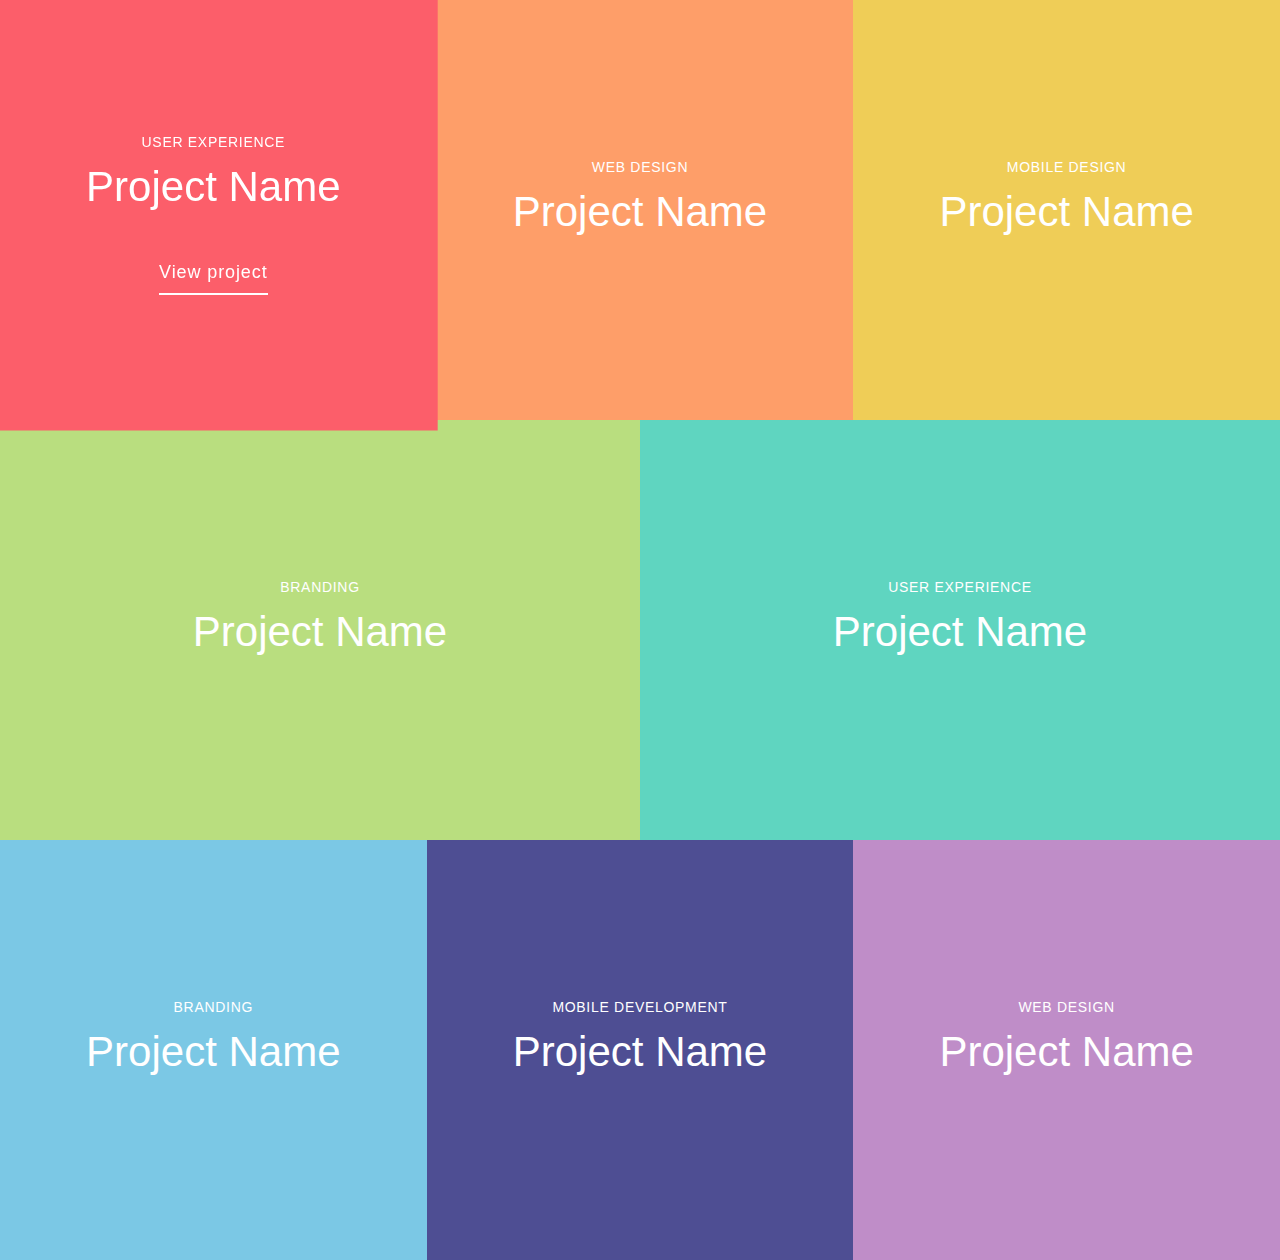
<file: index.html>
<!DOCTYPE html>
<html>
  <head>
    <title>Expanded Grid</title>
    <link rel="stylesheet" type="text/css" href="./css/bootstrap.min.css">
    <link href="css/styles.css" media="all" rel="stylesheet">
    <script src="./js/modernizr.min.js"></script>
    <meta content="width=device-width, initial-scale=1.0, maximum-scale=1.0, user-scalable=no" name="viewport">
  </head>
  <body>
    <ul class="grid clearfix">
      <li class="col-sm-4 item-1">
        <div class="item-bg"></div>
        <div class="item-name">
          <div class="item-name-inner">
            <h1>
              <small>User Experience</small><b>Project Name</b>
            </h1>
            <p>
              View project
            </p>
          </div>
        </div>
        <div class="item-overlay">
          <span class="close">&times;</span>
          <div class="item-content">         
          <h2>
            Project Name
          </h2>
          <p>
            Lorem ipsum dolor sit amet, consectetuer adipiscing elit. Phasellus hendrerit. Pellentesque aliquet nibh nec urna. In nisi neque, aliquet vel, dapibus id, mattis vel, nisi. Sed pretium, ligula sollicitudin laoreet viverra, tortor libero sodales leo, eget blandit nunc tortor eu nibh. Nullam mollis. Ut justo. Suspendisse potenti.
          </p>
          <div class="image">
            <img src="images/device-outlines.png">
          </div>
          <p>
            Sed egestas, ante et vulputate volutpat, eros pede semper est, vitae luctus metus libero eu augue. Morbi purus libero, faucibus adipiscing, commodo quis, gravida id, est. Sed lectus. Praesent elementum hendrerit tortor. Sed semper lorem at felis. Vestibulum volutpat, lacus a ultrices sagittis, mi neque euismod dui, eu pulvinar nunc sapien ornare nisl. Phasellus pede arcu, dapibus eu, fermentum et, dapibus sed, urna.
          </p>
          <p>
            Morbi interdum mollis sapien. Sed ac risus. Phasellus lacinia, magna a ullamcorper laoreet, lectus arcu pulvinar risus, vitae facilisis libero dolor a purus. Sed vel lacus. Mauris nibh felis, adipiscing varius, adipiscing in, lacinia vel, tellus. Suspendisse ac urna. Etiam pellentesque mauris ut lectus. Nunc tellus ante, mattis eget, gravida vitae, ultricies ac, leo. Integer leo pede, ornare a, lacinia eu, vulputate vel, nisl.
          </p>
          </div>
        </div>
      </li>
      <li class="col-sm-4 item-2">
        <div class="item-bg"></div>
        <div class="item-name">
          <div class="item-name-inner">
            <h1>
              <small>Web Design</small><b>Project Name</b>
            </h1>
            <p>
              View project
            </p>
          </div>
        </div>
        <div class="item-overlay">
          <span class="close">&times;</span>
          <div class="item-content">
            <h2>
              Project Name
            </h2>
            <p>
              Lorem ipsum dolor sit amet, consectetuer adipiscing elit. Phasellus hendrerit. Pellentesque aliquet nibh nec urna. In nisi neque, aliquet vel, dapibus id, mattis vel, nisi. Sed pretium, ligula sollicitudin laoreet viverra, tortor libero sodales leo, eget blandit nunc tortor eu nibh. Nullam mollis. Ut justo. Suspendisse potenti.
            </p>
            <div class="image">
              <img src="images/device-outlines.png">
            </div>
            <p>
              Sed egestas, ante et vulputate volutpat, eros pede semper est, vitae luctus metus libero eu augue. Morbi purus libero, faucibus adipiscing, commodo quis, gravida id, est. Sed lectus. Praesent elementum hendrerit tortor. Sed semper lorem at felis. Vestibulum volutpat, lacus a ultrices sagittis, mi neque euismod dui, eu pulvinar nunc sapien ornare nisl. Phasellus pede arcu, dapibus eu, fermentum et, dapibus sed, urna.
            </p>
            <p>
              Morbi interdum mollis sapien. Sed ac risus. Phasellus lacinia, magna a ullamcorper laoreet, lectus arcu pulvinar risus, vitae facilisis libero dolor a purus. Sed vel lacus. Mauris nibh felis, adipiscing varius, adipiscing in, lacinia vel, tellus. Suspendisse ac urna. Etiam pellentesque mauris ut lectus. Nunc tellus ante, mattis eget, gravida vitae, ultricies ac, leo. Integer leo pede, ornare a, lacinia eu, vulputate vel, nisl.
            </p>
          </div>
        </div>
      </li>
      <li class="col-sm-4 item-3">
        <div class="item-bg"></div>
        <div class="item-name">
          <div class="item-name-inner">
            <h1>
              <small>Mobile Design</small><b>Project Name</b>
            </h1>
            <p>
              View project
            </p>
          </div>
        </div>
        <div class="item-overlay">
          <span class="close">&times;</span>
          <div class="item-content">
            <h2>
              Project Name
            </h2>
            <p>
              Lorem ipsum dolor sit amet, consectetuer adipiscing elit. Phasellus hendrerit. Pellentesque aliquet nibh nec urna. In nisi neque, aliquet vel, dapibus id, mattis vel, nisi. Sed pretium, ligula sollicitudin laoreet viverra, tortor libero sodales leo, eget blandit nunc tortor eu nibh. Nullam mollis. Ut justo. Suspendisse potenti.
            </p>
            <div class="image">
              <img src="images/device-outlines.png">
            </div>
            <p>
              Sed egestas, ante et vulputate volutpat, eros pede semper est, vitae luctus metus libero eu augue. Morbi purus libero, faucibus adipiscing, commodo quis, gravida id, est. Sed lectus. Praesent elementum hendrerit tortor. Sed semper lorem at felis. Vestibulum volutpat, lacus a ultrices sagittis, mi neque euismod dui, eu pulvinar nunc sapien ornare nisl. Phasellus pede arcu, dapibus eu, fermentum et, dapibus sed, urna.
            </p>
            <p>
              Morbi interdum mollis sapien. Sed ac risus. Phasellus lacinia, magna a ullamcorper laoreet, lectus arcu pulvinar risus, vitae facilisis libero dolor a purus. Sed vel lacus. Mauris nibh felis, adipiscing varius, adipiscing in, lacinia vel, tellus. Suspendisse ac urna. Etiam pellentesque mauris ut lectus. Nunc tellus ante, mattis eget, gravida vitae, ultricies ac, leo. Integer leo pede, ornare a, lacinia eu, vulputate vel, nisl.
            </p>
          </div>
        </div>
      </li>
      <li class="col-sm-6 item-4">
        <div class="item-bg"></div>
        <div class="item-name">
          <div class="item-name-inner">
            <h1>
              <small>Branding</small><b>Project Name</b>
            </h1>
            <p>
              View project
            </p>
          </div>
        </div>
        <div class="item-overlay">
          <span class="close">&times;</span>
          <div class="item-content">
            <h2>
              Project Name
            </h2>
            <p>
              Lorem ipsum dolor sit amet, consectetuer adipiscing elit. Phasellus hendrerit. Pellentesque aliquet nibh nec urna. In nisi neque, aliquet vel, dapibus id, mattis vel, nisi. Sed pretium, ligula sollicitudin laoreet viverra, tortor libero sodales leo, eget blandit nunc tortor eu nibh. Nullam mollis. Ut justo. Suspendisse potenti.
            </p>
            <div class="image">
              <img src="images/device-outlines.png">
            </div>
            <p>
              Sed egestas, ante et vulputate volutpat, eros pede semper est, vitae luctus metus libero eu augue. Morbi purus libero, faucibus adipiscing, commodo quis, gravida id, est. Sed lectus. Praesent elementum hendrerit tortor. Sed semper lorem at felis. Vestibulum volutpat, lacus a ultrices sagittis, mi neque euismod dui, eu pulvinar nunc sapien ornare nisl. Phasellus pede arcu, dapibus eu, fermentum et, dapibus sed, urna.
            </p>
            <p>
              Morbi interdum mollis sapien. Sed ac risus. Phasellus lacinia, magna a ullamcorper laoreet, lectus arcu pulvinar risus, vitae facilisis libero dolor a purus. Sed vel lacus. Mauris nibh felis, adipiscing varius, adipiscing in, lacinia vel, tellus. Suspendisse ac urna. Etiam pellentesque mauris ut lectus. Nunc tellus ante, mattis eget, gravida vitae, ultricies ac, leo. Integer leo pede, ornare a, lacinia eu, vulputate vel, nisl.
            </p>
          </div>
        </div>
      </li>
      <li class="col-sm-6 item-5">
        <div class="item-bg"></div>
        <div class="item-name">
          <div class="item-name-inner">
            <h1>
              <small>User Experience</small><b>Project Name</b>
            </h1>
            <p>
              View project
            </p>
          </div>
        </div>
        <div class="item-overlay">
          <span class="close">&times;</span>
          <div class="item-content">
            <h2>
              Project Name
            </h2>
            <p>
              Lorem ipsum dolor sit amet, consectetuer adipiscing elit. Phasellus hendrerit. Pellentesque aliquet nibh nec urna. In nisi neque, aliquet vel, dapibus id, mattis vel, nisi. Sed pretium, ligula sollicitudin laoreet viverra, tortor libero sodales leo, eget blandit nunc tortor eu nibh. Nullam mollis. Ut justo. Suspendisse potenti.
            </p>
            <div class="image">
              <img src="images/device-outlines.png">
            </div>
            <p>
              Sed egestas, ante et vulputate volutpat, eros pede semper est, vitae luctus metus libero eu augue. Morbi purus libero, faucibus adipiscing, commodo quis, gravida id, est. Sed lectus. Praesent elementum hendrerit tortor. Sed semper lorem at felis. Vestibulum volutpat, lacus a ultrices sagittis, mi neque euismod dui, eu pulvinar nunc sapien ornare nisl. Phasellus pede arcu, dapibus eu, fermentum et, dapibus sed, urna.
            </p>
            <p>
              Morbi interdum mollis sapien. Sed ac risus. Phasellus lacinia, magna a ullamcorper laoreet, lectus arcu pulvinar risus, vitae facilisis libero dolor a purus. Sed vel lacus. Mauris nibh felis, adipiscing varius, adipiscing in, lacinia vel, tellus. Suspendisse ac urna. Etiam pellentesque mauris ut lectus. Nunc tellus ante, mattis eget, gravida vitae, ultricies ac, leo. Integer leo pede, ornare a, lacinia eu, vulputate vel, nisl.
            </p>
          </div>
        </div>
      </li>
      <li class="col-sm-4 item-6">
        <div class="item-bg"></div>
        <div class="item-name">
          <div class="item-name-inner">
            <h1>
              <small>Branding</small><b>Project Name</b>
            </h1>
            <p>
              View project
            </p>
          </div>
        </div>
        <div class="item-overlay">
          <span class="close">&times;</span>
          <div class="item-content">
            <h2>
              Project Name
            </h2>
            <p>
              Lorem ipsum dolor sit amet, consectetuer adipiscing elit. Phasellus hendrerit. Pellentesque aliquet nibh nec urna. In nisi neque, aliquet vel, dapibus id, mattis vel, nisi. Sed pretium, ligula sollicitudin laoreet viverra, tortor libero sodales leo, eget blandit nunc tortor eu nibh. Nullam mollis. Ut justo. Suspendisse potenti.
            </p>
            <div class="image">
              <img src="images/device-outlines.png">
            </div>
            <p>
              Sed egestas, ante et vulputate volutpat, eros pede semper est, vitae luctus metus libero eu augue. Morbi purus libero, faucibus adipiscing, commodo quis, gravida id, est. Sed lectus. Praesent elementum hendrerit tortor. Sed semper lorem at felis. Vestibulum volutpat, lacus a ultrices sagittis, mi neque euismod dui, eu pulvinar nunc sapien ornare nisl. Phasellus pede arcu, dapibus eu, fermentum et, dapibus sed, urna.
            </p>
            <p>
              Morbi interdum mollis sapien. Sed ac risus. Phasellus lacinia, magna a ullamcorper laoreet, lectus arcu pulvinar risus, vitae facilisis libero dolor a purus. Sed vel lacus. Mauris nibh felis, adipiscing varius, adipiscing in, lacinia vel, tellus. Suspendisse ac urna. Etiam pellentesque mauris ut lectus. Nunc tellus ante, mattis eget, gravida vitae, ultricies ac, leo. Integer leo pede, ornare a, lacinia eu, vulputate vel, nisl.
            </p>
          </div>
        </div>
      </li>
      <li class="col-sm-4 item-7">
        <div class="item-bg"></div>
        <div class="item-name">
          <div class="item-name-inner">
            <h1>
              <small>Mobile Development</small><b>Project Name</b>
            </h1>
            <p>
              View project
            </p>
          </div>
        </div>
        <div class="item-overlay">
          <span class="close">&times;</span>
          <div class="item-content">
            <h2>
              Project Name
            </h2>
            <p>
              Lorem ipsum dolor sit amet, consectetuer adipiscing elit. Phasellus hendrerit. Pellentesque aliquet nibh nec urna. In nisi neque, aliquet vel, dapibus id, mattis vel, nisi. Sed pretium, ligula sollicitudin laoreet viverra, tortor libero sodales leo, eget blandit nunc tortor eu nibh. Nullam mollis. Ut justo. Suspendisse potenti.
            </p>
            <div class="image">
              <img src="images/device-outlines.png">
            </div>
            <p>
              Sed egestas, ante et vulputate volutpat, eros pede semper est, vitae luctus metus libero eu augue. Morbi purus libero, faucibus adipiscing, commodo quis, gravida id, est. Sed lectus. Praesent elementum hendrerit tortor. Sed semper lorem at felis. Vestibulum volutpat, lacus a ultrices sagittis, mi neque euismod dui, eu pulvinar nunc sapien ornare nisl. Phasellus pede arcu, dapibus eu, fermentum et, dapibus sed, urna.
            </p>
            <p>
              Morbi interdum mollis sapien. Sed ac risus. Phasellus lacinia, magna a ullamcorper laoreet, lectus arcu pulvinar risus, vitae facilisis libero dolor a purus. Sed vel lacus. Mauris nibh felis, adipiscing varius, adipiscing in, lacinia vel, tellus. Suspendisse ac urna. Etiam pellentesque mauris ut lectus. Nunc tellus ante, mattis eget, gravida vitae, ultricies ac, leo. Integer leo pede, ornare a, lacinia eu, vulputate vel, nisl.
            </p>
          </div>
        </div>
      </li>
      <li class="col-sm-4 item-8">
        <div class="item-bg"></div>
        <div class="item-name">
          <div class="item-name-inner">
            <h1>
              <small>Web Design</small><b>Project Name</b>
            </h1>
            <p>
              View project
            </p>
          </div>
        </div>
        <div class="item-overlay">
          <span class="close">&times;</span>
          <div class="item-content">
            <h2>
              Project Name
            </h2>
            <p>
              Lorem ipsum dolor sit amet, consectetuer adipiscing elit. Phasellus hendrerit. Pellentesque aliquet nibh nec urna. In nisi neque, aliquet vel, dapibus id, mattis vel, nisi. Sed pretium, ligula sollicitudin laoreet viverra, tortor libero sodales leo, eget blandit nunc tortor eu nibh. Nullam mollis. Ut justo. Suspendisse potenti.
            </p>
            <div class="image">
              <img src="images/device-outlines.png">
            </div>
            <p>
              Sed egestas, ante et vulputate volutpat, eros pede semper est, vitae luctus metus libero eu augue. Morbi purus libero, faucibus adipiscing, commodo quis, gravida id, est. Sed lectus. Praesent elementum hendrerit tortor. Sed semper lorem at felis. Vestibulum volutpat, lacus a ultrices sagittis, mi neque euismod dui, eu pulvinar nunc sapien ornare nisl. Phasellus pede arcu, dapibus eu, fermentum et, dapibus sed, urna.
            </p>
            <p>
              Morbi interdum mollis sapien. Sed ac risus. Phasellus lacinia, magna a ullamcorper laoreet, lectus arcu pulvinar risus, vitae facilisis libero dolor a purus. Sed vel lacus. Mauris nibh felis, adipiscing varius, adipiscing in, lacinia vel, tellus. Suspendisse ac urna. Etiam pellentesque mauris ut lectus. Nunc tellus ante, mattis eget, gravida vitae, ultricies ac, leo. Integer leo pede, ornare a, lacinia eu, vulputate vel, nisl.
            </p>
          </div>
        </div>
      </li>
    </ul>
    <!-- // <script src="https://code.jquery.com/jquery-1.10.2.min.js"></script> -->
    <script src="js/jquery-2.1.3.min.js"></script>
    <script src="js/plugin.js"></script>
    <script src="js/main.js"></script>


  </body>
</html>
</file>
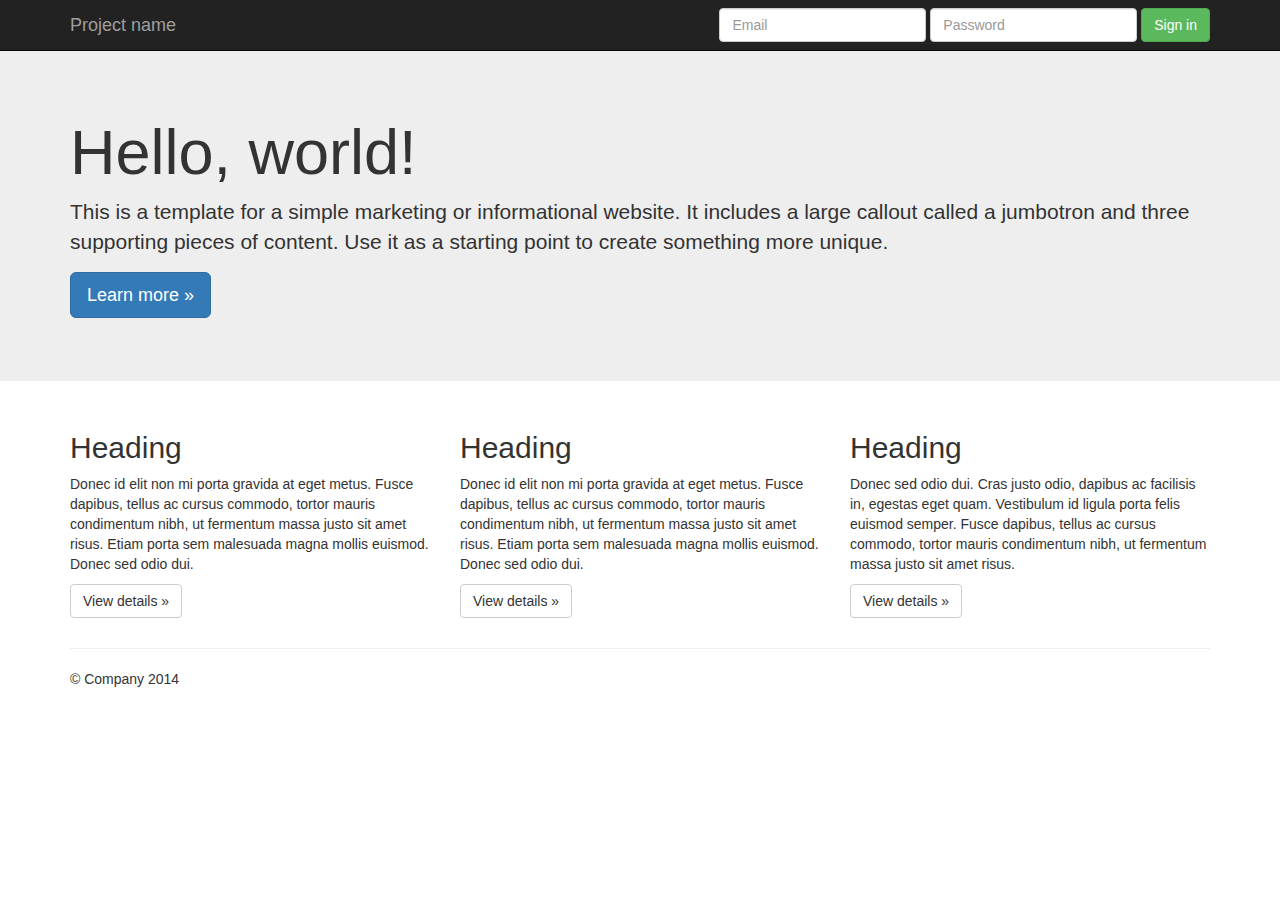
<file: bootstrap.html>
<!DOCTYPE html>
<html lang="en">
  <head>
    <meta charset="utf-8">
    <meta http-equiv="X-UA-Compatible" content="IE=edge">
    <meta name="viewport" content="width=device-width, initial-scale=1">
    <meta name="description" content="">
    <meta name="author" content="">
    <link rel="icon" href="./images/favicon.ico">

    <title>Jumbotron Template for Bootstrap</title>

    <!-- Bootstrap core CSS -->
    <link href="./css/bootstrap.min.css" rel="stylesheet">

    <!-- Custom styles for this template -->
    <link href="./css/jumbotron.css" rel="stylesheet">
  </head>

  <body>

    <nav class="navbar navbar-inverse navbar-fixed-top">
      <div class="container">
        <div class="navbar-header">
          <button type="button" class="navbar-toggle collapsed" data-toggle="collapse" data-target="#navbar" aria-expanded="false" aria-controls="navbar">
            <span class="sr-only">Toggle navigation</span>
            <span class="icon-bar"></span>
            <span class="icon-bar"></span>
            <span class="icon-bar"></span>
          </button>
          <a class="navbar-brand" href="#">Project name</a>
        </div>
        <div id="navbar" class="navbar-collapse collapse">
          <form class="navbar-form navbar-right">
            <div class="form-group">
              <input type="text" placeholder="Email" class="form-control">
            </div>
            <div class="form-group">
              <input type="password" placeholder="Password" class="form-control">
            </div>
            <button type="submit" class="btn btn-success">Sign in</button>
          </form>
        </div><!--/.navbar-collapse -->
      </div>
    </nav>

    <!-- Main jumbotron for a primary marketing message or call to action -->
    <div class="jumbotron">
      <div class="container">
        <h1>Hello, world!</h1>
        <p>This is a template for a simple marketing or informational website. It includes a large callout called a jumbotron and three supporting pieces of content. Use it as a starting point to create something more unique.</p>
        <p><a class="btn btn-primary btn-lg" href="#" role="button">Learn more &raquo;</a></p>
      </div>
    </div>

    <div class="container">
      <!-- Example row of columns -->
      <div class="row">
        <div class="col-md-4">
          <h2>Heading</h2>
          <p>Donec id elit non mi porta gravida at eget metus. Fusce dapibus, tellus ac cursus commodo, tortor mauris condimentum nibh, ut fermentum massa justo sit amet risus. Etiam porta sem malesuada magna mollis euismod. Donec sed odio dui. </p>
          <p><a class="btn btn-default" href="#" role="button">View details &raquo;</a></p>
        </div>
        <div class="col-md-4">
          <h2>Heading</h2>
          <p>Donec id elit non mi porta gravida at eget metus. Fusce dapibus, tellus ac cursus commodo, tortor mauris condimentum nibh, ut fermentum massa justo sit amet risus. Etiam porta sem malesuada magna mollis euismod. Donec sed odio dui. </p>
          <p><a class="btn btn-default" href="#" role="button">View details &raquo;</a></p>
       </div>
        <div class="col-md-4">
          <h2>Heading</h2>
          <p>Donec sed odio dui. Cras justo odio, dapibus ac facilisis in, egestas eget quam. Vestibulum id ligula porta felis euismod semper. Fusce dapibus, tellus ac cursus commodo, tortor mauris condimentum nibh, ut fermentum massa justo sit amet risus.</p>
          <p><a class="btn btn-default" href="#" role="button">View details &raquo;</a></p>
        </div>
      </div>

      <hr>

      <footer>
        <p>&copy; Company 2014</p>
      </footer>
    </div> <!-- /container -->


    <script src="./js/jquery-2.1.3.min.js"></script>
    <script src="./js/bootstrap.min.js"></script>
  </body>
</html>
</file>
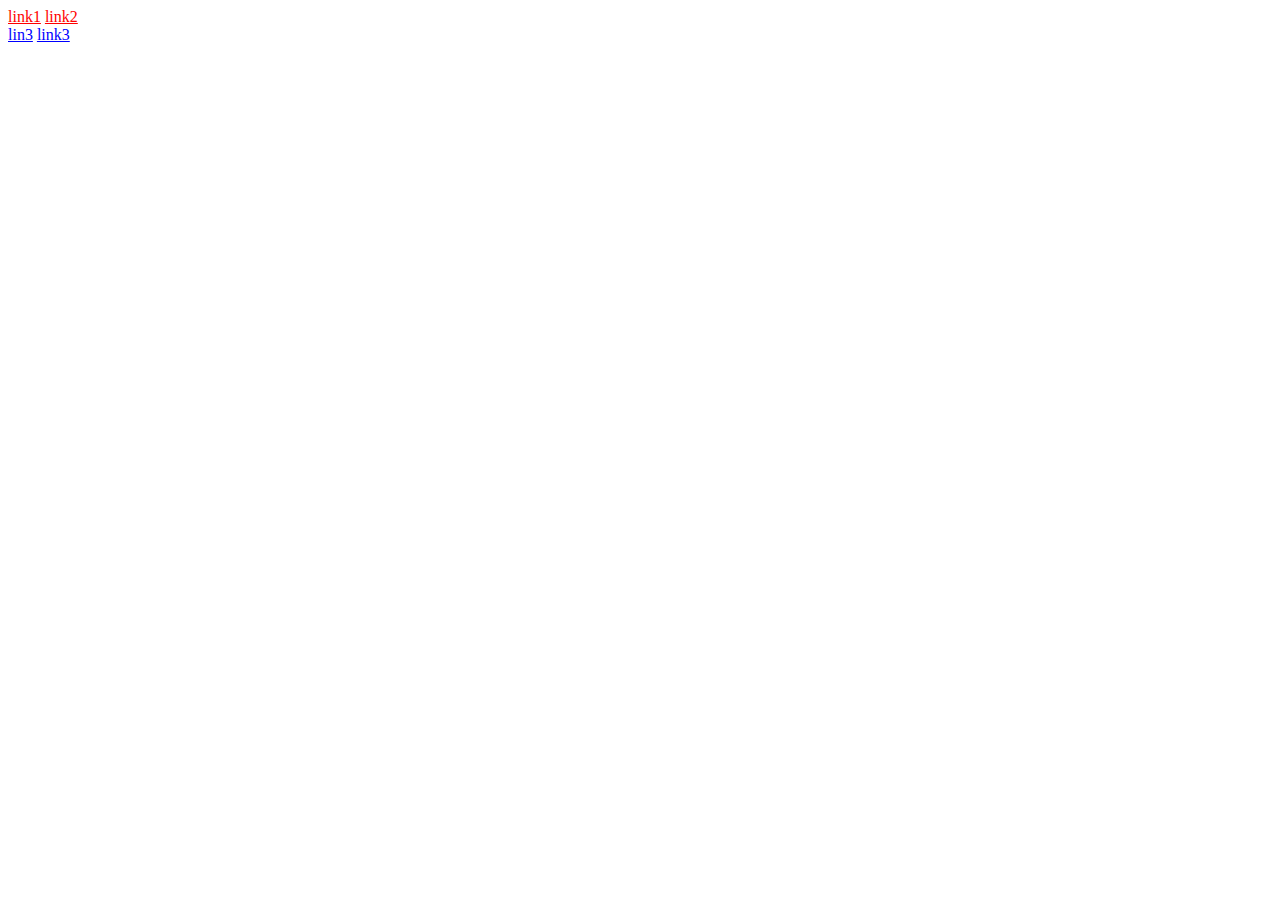
<file: demo.html>
<!DOCTYPE HTML>
<html>
<head>
	<title>How to Learn CSS</title>
	<style type="text/css">

		div.div_1 a:link {
			color: red;
		}

		div.div_2 a:link {
			color: blue;
		}

	</style>
</head>
<body>
	<div class="div_1">
		<a href="#">link1</a>
		<a href="#">link2</a>
	</div>
	<div class="div_2">
		<a href="#">lin3</a>
		<a href="#">link3</a>
	</div>
</body>
</html>
</file>
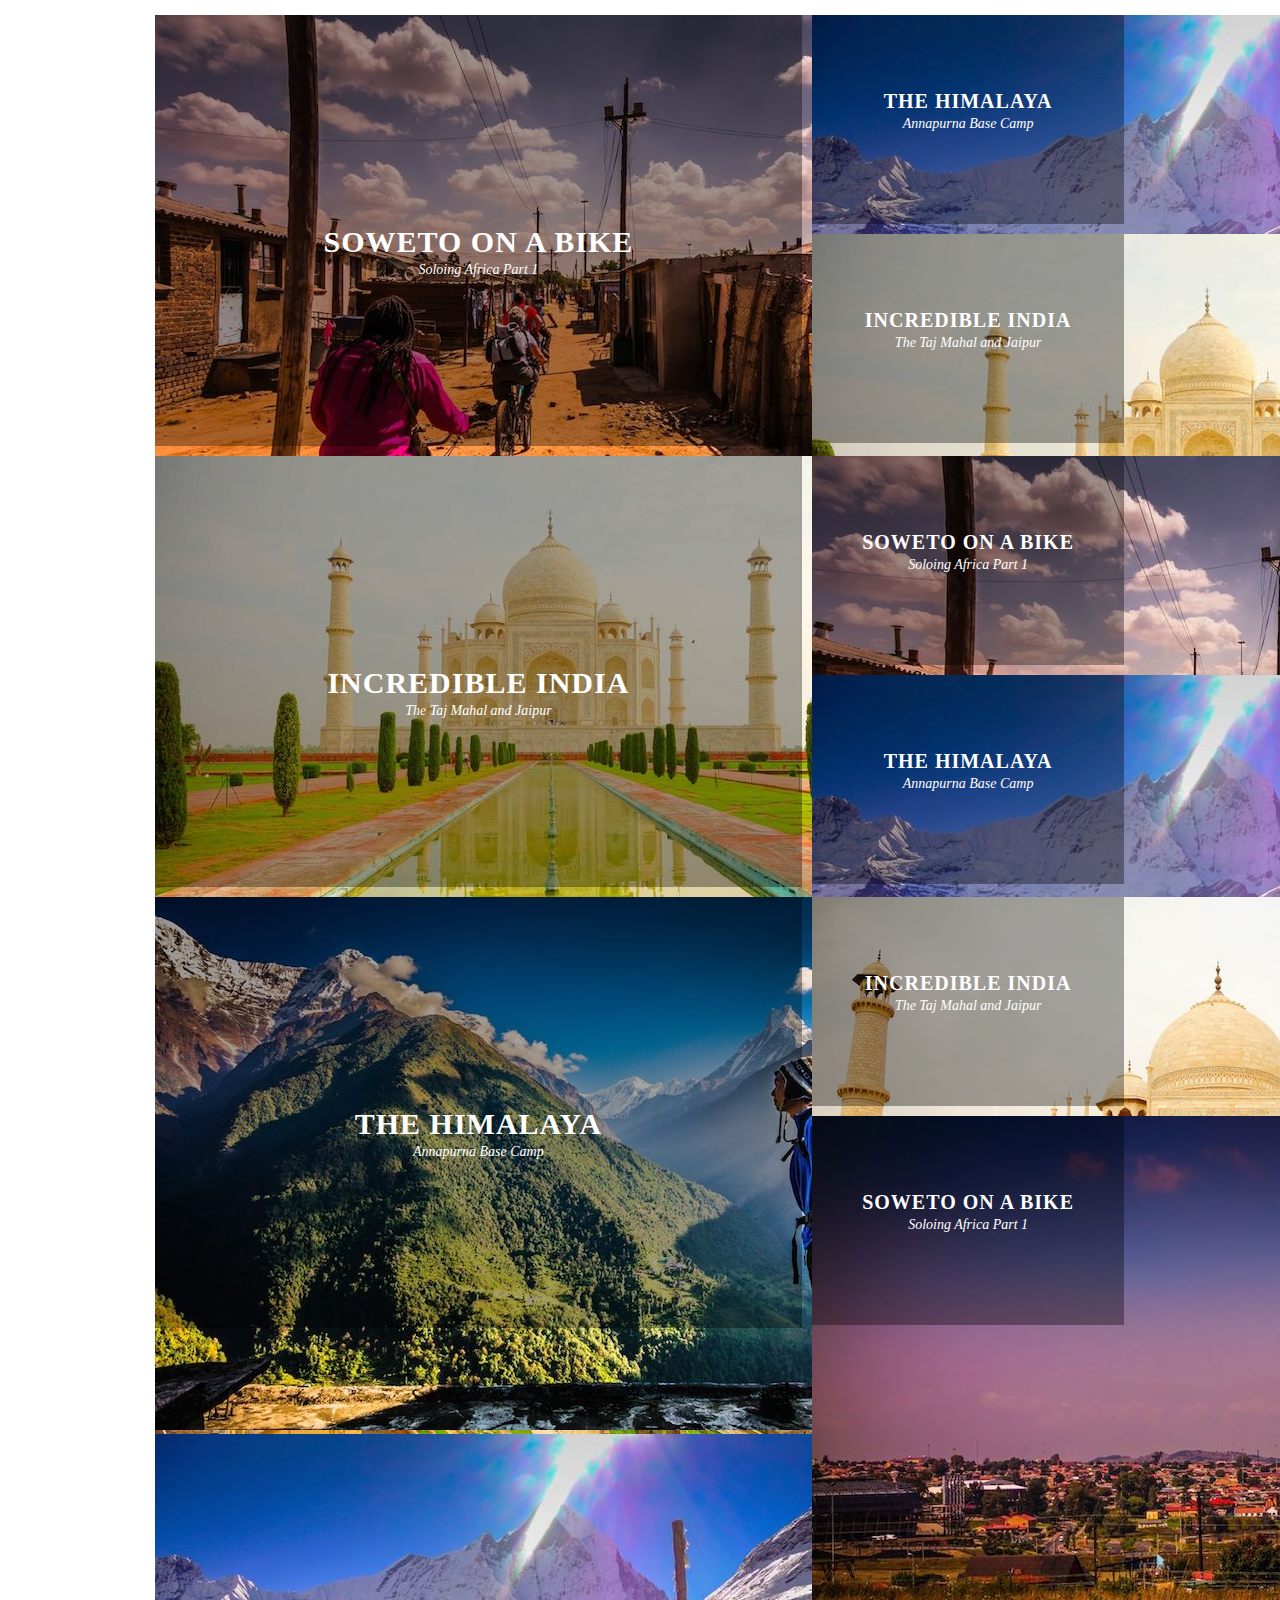
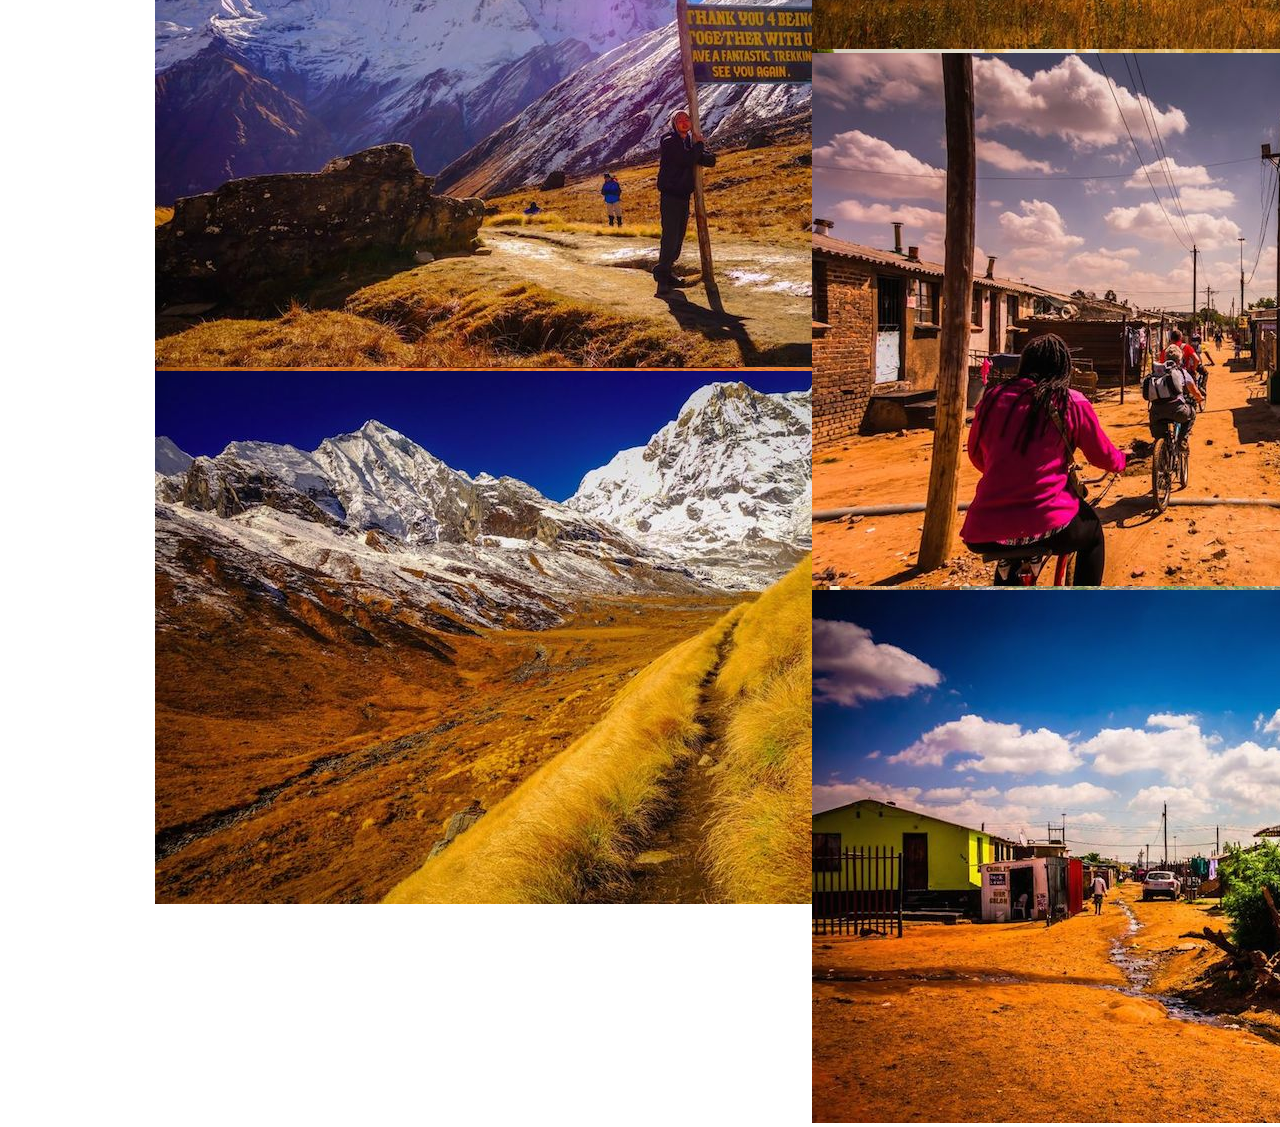
<file: shuffle.html>
<!doctype html>
<html>
<head>
	<meta charset="utf-8">
	<title>JQuery Shuffle Images—鼠标悬停更改图片内容</title>
  <link rel="stylesheet" type="text/css" href="css/lanrenzhijia.css">
	<script src="http://www.lanrenzhijia.com/ajaxjs/jquery.min.js"></script>
  <script src="js/jquery.shuffle-images.js"></script>
	<script>
	  $(document).ready(function(){
       $(".shuffle-me").shuffleImages({
         target: ".images > img"
       });
		});
	</script>
</head>
<body>
  	
    	<div class="container"> 
    	  
    	  <div class="shuffle-group">
    	    <div data-si-mousemove-trigger="100" class="shuffle-me">
    	      <a href="#" class="info" target="_blank"><h1>Soweto on a Bike</h1><h2>Soloing Africa Part 1</h2></a>
    	      <div class="images">
  	          <img src="images/1.jpg">
  	          <img src="images/2.jpg">
  	          <img src="images/3.jpg">
  	        </div>
  	      </div>
  	      <div class="shuffle-me">
    	      <a href="#" class="info" target="_blank"><h1>The Himalaya</h1><h2>Annapurna Base Camp</h2></a>
    	      <div class="images">
  	          <img src="images/4.jpg">
  	          <img src="images/5.jpg">
  	          <img src="images/6.jpg">
  	        </div>
  	      </div>
  	      <div class="shuffle-me">
    	      <a href="#" class="info" target="_blank"><h1>Incredible India</h1><h2>The Taj Mahal and Jaipur</h2></a>
    	      <div class="images">
  	          <img src="images/7.jpg">
  	          <img src="images/8.jpg">
  	          <img src="images/9.jpg">
  	        </div>
  	      </div>
  	    </div>
        
        <div class="shuffle-group">
          <div data-si-mousemove-trigger="100" class="shuffle-me">
    	      <a href="#" class="info" target="_blank"><h1>Incredible India</h1><h2>The Taj Mahal and Jaipur</h2></a>
    	      <div class="images">
  	          <img src="images/7.jpg">
  	          <img src="images/8.jpg">
  	          <img src="images/9.jpg">
  	        </div>
  	      </div>
    	    <div class="shuffle-me">
    	      <a href="#" class="info" target="_blank"><h1>Soweto on a Bike</h1><h2>Soloing Africa Part 1</h2></a>
    	      <div class="images">
  	          <img src="images/1.jpg">
  	          <img src="images/2.jpg">
  	          <img src="images/3.jpg">
  	        </div>
  	      </div>
  	      <div class="shuffle-me">
    	      <a href="#" class="info" target="_blank"><h1>The Himalaya</h1><h2>Annapurna Base Camp</h2></a>
    	      <div class="images">
  	          <img src="images/4.jpg">
  	          <img src="images/5.jpg">
  	          <img src="images/6.jpg">
  	        </div>
  	      </div>
  	    </div>
  	    
  	    <div class="shuffle-group">
  	      <div data-si-mousemove-trigger="100" class="shuffle-me">
    	      <a href="#" class="info" target="_blank"><h1>The Himalaya</h1><h2>Annapurna Base Camp</h2></a>
    	      <div class="images">
  	          <img src="images/6.jpg">
  	          <img src="images/4.jpg">
  	          <img src="images/5.jpg">
  	        </div>
  	      </div>
          <div class="shuffle-me">
    	      <a href="#" class="info" target="_blank"><h1>Incredible India</h1><h2>The Taj Mahal and Jaipur</h2></a>
    	      <div class="images">
  	          <img src="images/9.jpg">
  	          <img src="images/7.jpg">
  	          <img src="images/8.jpg">
  	        </div>
  	      </div>
    	    <div class="shuffle-me">
    	      <a href="#" class="info" target="_blank"><h1>Soweto on a Bike</h1><h2>Soloing Africa Part 1</h2></a>
    	      <div class="images">
  	          <img src="images/3.jpg">
  	          <img src="images/1.jpg">
  	          <img src="images/2.jpg">
  	        </div>
  	      </div>
  	    </div>
        
      </div>

</body>
</html>
</file>
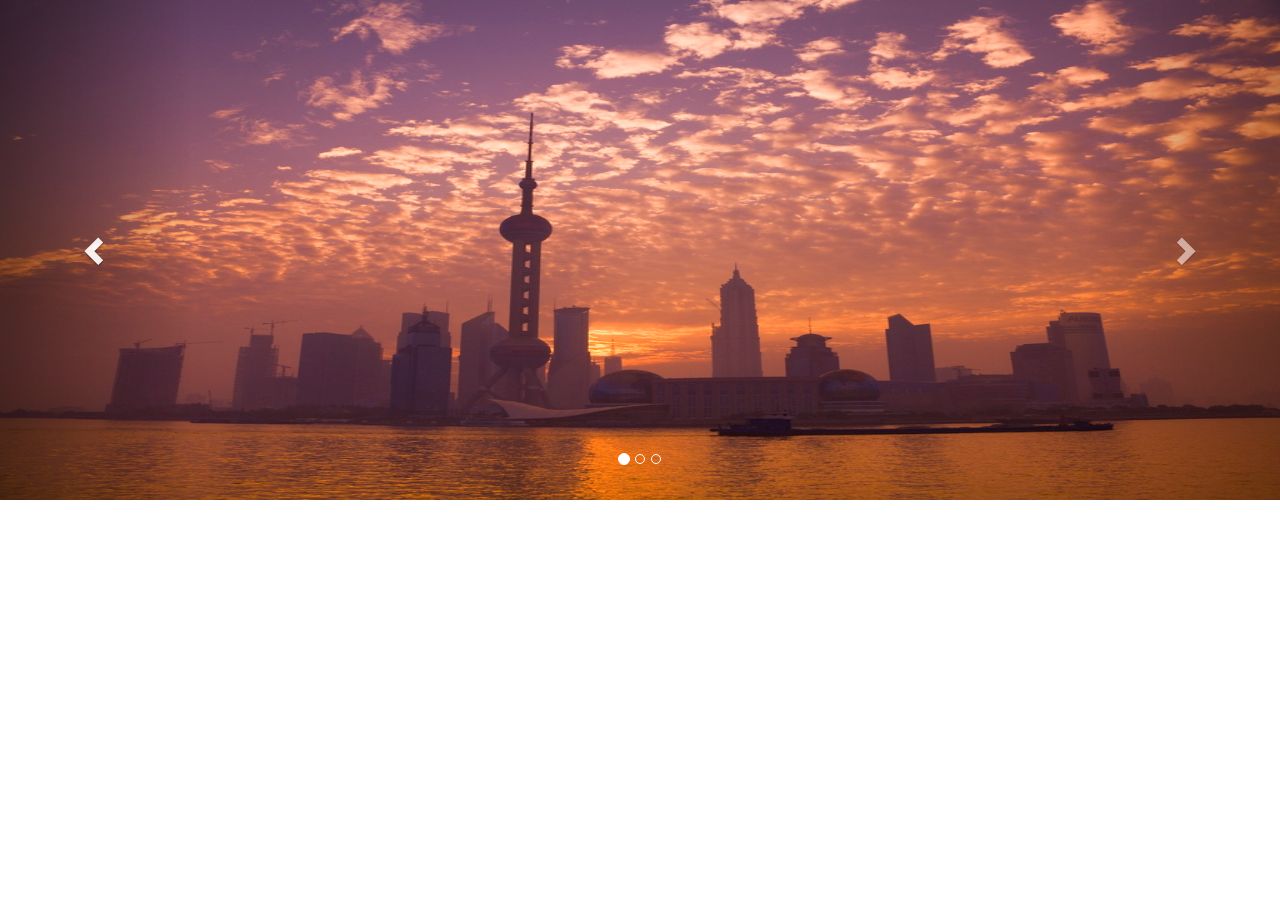
<file: slide.html>
<!DOCTYPE html>
<html lang="en">
  <head>
    <meta charset="utf-8">
    <meta http-equiv="X-UA-Compatible" content="IE=edge">
    <meta name="viewport" content="width=device-width, initial-scale=1">
    <meta name="description" content="">
    <meta name="author" content="">
    <link rel="icon" href="./images/favicon.ico">

    <title>Carousel Template for Bootstrap</title>

    <!-- Bootstrap core CSS -->
    <link href="./css/bootstrap.min.css" rel="stylesheet">

    <!-- Custom styles for this template -->
    <link href="./css/carousel.css" rel="stylesheet">
  </head>
<!-- NAVBAR
==================================================
  <body>
    <div class="navbar-wrapper">
      <div class="container">

        <nav class="navbar navbar-inverse navbar-static-top">
          <div class="container">
            <div class="navbar-header">
              <button type="button" class="navbar-toggle collapsed" data-toggle="collapse" data-target="#navbar" aria-expanded="false" aria-controls="navbar">
                <span class="sr-only">Toggle navigation</span>
                <span class="icon-bar"></span>
                <span class="icon-bar"></span>
                <span class="icon-bar"></span>
              </button>
              <a class="navbar-brand" href="#">Project name</a>
            </div>
            <div id="navbar" class="navbar-collapse collapse">
              <ul class="nav navbar-nav">
                <li class="active"><a href="#">Home</a></li>
                <li><a href="#about">About</a></li>
                <li><a href="#contact">Contact</a></li>
                <li class="dropdown">
                  <a href="#" class="dropdown-toggle" data-toggle="dropdown" role="button" aria-expanded="false">Dropdown <span class="caret"></span></a>
                  <ul class="dropdown-menu" role="menu">
                    <li><a href="#">Action</a></li>
                    <li><a href="#">Another action</a></li>
                    <li><a href="#">Something else here</a></li>
                    <li class="divider"></li>
                    <li class="dropdown-header">Nav header</li>
                    <li><a href="#">Separated link</a></li>
                    <li><a href="#">One more separated link</a></li>
                  </ul>
                </li>
              </ul>
            </div>
          </div>
        </nav>

      </div>
    </div> -->


    <!-- Carousel
    ================================================== -->
    <div id="myCarousel" class="carousel slide" data-ride="carousel">
      <!-- Indicators -->
      <ol class="carousel-indicators">
        <li data-target="#myCarousel" data-slide-to="0" class="active"></li>
        <li data-target="#myCarousel" data-slide-to="1"></li>
        <li data-target="#myCarousel" data-slide-to="2"></li>
      </ol>
      <div class="carousel-inner" role="listbox">
        <div class="item active">
          <img src="./images/13.jpg" alt="First slide">
          <div class="container">
            <div class="carousel-caption">
              <h1></h1>
              <p></p>
             <!--  <p><a class="btn btn-lg btn-primary" href="#" role="button">Sign up today</a></p> -->
            </div>
          </div>
        </div>
        <div class="item">
          <img src="./images/12.jpg" alt="Second slide">
          <div class="container">
            <div class="carousel-caption">
              <h1></h1>
              <p></p>
              <!-- <p><a class="btn btn-lg btn-primary" href="#" role="button">Learn more</a></p> -->
            </div>
          </div>
        </div>
        <div class="item">
          <img src="./images/11.jpg" alt="Third slide">
          <div class="container">
            <div class="carousel-caption">
              <h1></h1>
              <p></p>
              <!-- <p><a class="btn btn-lg btn-primary" href="#" role="button">Browse gallery</a></p> -->
            </div>
          </div>
        </div>
      </div>
      <a class="left carousel-control" href="#myCarousel" role="button" data-slide="prev">
        <span class="glyphicon glyphicon-chevron-left" aria-hidden="true"></span>
        <span class="sr-only">Previous</span>
      </a>
      <a class="right carousel-control" href="#myCarousel" role="button" data-slide="next">
        <span class="glyphicon glyphicon-chevron-right" aria-hidden="true"></span>
        <span class="sr-only">Next</span>
      </a>
    </div><!-- /.carousel -->


 <!--    Marketing messaging and featurettes
 ==================================================
 Wrap the rest of the page in another container to center all the content.
 
 <div class="container marketing">
 
   Three columns of text below the carousel
   <div class="row">
     <div class="col-lg-4">
       <img class="img-circle" src="./images/3.jpg" alt="Generic placeholder image" style="width: 140px; height: 140px;">
       <h2>Heading</h2>
       <p>Donec sed odio dui. Etiam porta sem malesuada magna mollis euismod. Nullam id dolor id nibh ultricies vehicula ut id elit. Morbi leo risus, porta ac consectetur ac, vestibulum at eros. Praesent commodo cursus magna.</p>
       <p><a class="btn btn-default" href="#" role="button">View details &raquo;</a></p>
     </div>/.col-lg-4
     <div class="col-lg-4">
       <img class="img-circle" src="./images/2.jpg" alt="Generic placeholder image" style="width: 140px; height: 140px;">
       <h2>Heading</h2>
       <p>Duis mollis, est non commodo luctus, nisi erat porttitor ligula, eget lacinia odio sem nec elit. Cras mattis consectetur purus sit amet fermentum. Fusce dapibus, tellus ac cursus commodo, tortor mauris condimentum nibh.</p>
       <p><a class="btn btn-default" href="#" role="button">View details &raquo;</a></p>
     </div>/.col-lg-4
     <div class="col-lg-4">
       <img class="img-circle" src="./images/1.jpg" alt="Generic placeholder image" style="width: 140px; height: 140px;">
       <h2>Heading</h2>
       <p>Donec sed odio dui. Cras justo odio, dapibus ac facilisis in, egestas eget quam. Vestibulum id ligula porta felis euismod semper. Fusce dapibus, tellus ac cursus commodo, tortor mauris condimentum nibh, ut fermentum massa justo sit amet risus.</p>
       <p><a class="btn btn-default" href="#" role="button">View details &raquo;</a></p>
     </div>/.col-lg-4
   </div>/.row
 
 
   START THE FEATURETTES
 
   <hr class="featurette-divider">
 
   <div class="row featurette">
     <div class="col-md-7">
       <h2 class="featurette-heading">First featurette heading. <span class="text-muted">It'll blow your mind.</span></h2>
       <p class="lead">Donec ullamcorper nulla non metus auctor fringilla. Vestibulum id ligula porta felis euismod semper. Praesent commodo cursus magna, vel scelerisque nisl consectetur. Fusce dapibus, tellus ac cursus commodo.</p>
     </div>
     <div class="col-md-5">
       <img class="featurette-image img-responsive" data-src="holder.js/500x500/auto" alt="Generic placeholder image">
     </div>
   </div>
 
   <hr class="featurette-divider">
 
   <div class="row featurette">
     <div class="col-md-5">
       <img class="featurette-image img-responsive" data-src="holder.js/500x500/auto" alt="Generic placeholder image">
     </div>
     <div class="col-md-7">
       <h2 class="featurette-heading">Oh yeah, it's that good. <span class="text-muted">See for yourself.</span></h2>
       <p class="lead">Donec ullamcorper nulla non metus auctor fringilla. Vestibulum id ligula porta felis euismod semper. Praesent commodo cursus magna, vel scelerisque nisl consectetur. Fusce dapibus, tellus ac cursus commodo.</p>
     </div>
   </div>
 
   <hr class="featurette-divider">
 
   <div class="row featurette">
     <div class="col-md-7">
       <h2 class="featurette-heading">And lastly, this one. <span class="text-muted">Checkmate.</span></h2>
       <p class="lead">Donec ullamcorper nulla non metus auctor fringilla. Vestibulum id ligula porta felis euismod semper. Praesent commodo cursus magna, vel scelerisque nisl consectetur. Fusce dapibus, tellus ac cursus commodo.</p>
     </div>
     <div class="col-md-5">
       <img class="featurette-image img-responsive" data-src="holder.js/500x500/auto" alt="Generic placeholder image">
     </div>
   </div>
 
   <hr class="featurette-divider">
 
   /END THE FEATURETTES
 
 
   FOOTER
   <footer>
     <p class="pull-right"><a href="#">Back to top</a></p>
     <p>&copy; 2014 Company, Inc. &middot; <a href="#">Privacy</a> &middot; <a href="#">Terms</a></p>
   </footer>
 
 </div>/.container -->


    <!-- Bootstrap core JavaScript
    ================================================== -->
    <!-- Placed at the end of the document so the pages load faster -->
    <script src="./js/jquery-2.1.3.min.js"></script>
    <script src="./js/bootstrap.min.js"></script>
 <!--    <script src="./js/docs.min.js"></script> -->
  </body>
</html>
</file>
<file: css/styles.css>
html, body {
  width: 100%;
  height: 100%; }

body {
  font-size: 17px;
  background-color: black; }

.grid {
  list-style: none;
  padding: 0;
  margin: 0;
  min-height: 100%;
  overflow: hidden; }
  .grid li {
    height: 420px;
    color: white;
    display: block;
    cursor: pointer;
    position: relative;
    margin: 0;
    z-index: 0;
    background-color: black;
    box-shadow: none; }
    .grid li.open {
      z-index: 9000; }
    .grid li:hover {
      z-index: 10; }
      .grid li:hover .item-bg {
        -webkit-transform: scale(1.05);
        -moz-transform: scale(1.05);
        -ms-transform: scale(1.05);
        -o-transform: scale(1.05);
        transform: scale(1.05); }
      .grid li:hover .item-name h1 {
        -webkit-transform: translate(0, 0);
        -moz-transform: translate(0, 0);
        -ms-transform: translate(0, 0);
        -o-transform: translate(0, 0);
        transform: translate(0, 0);
        -webkit-transition-delay: 0s;
        -moz-transition-delay: 0s;
        transition-delay: 0s; }
      .grid li:hover .item-name p {
        opacity: 1;
        -webkit-transform: translate(0, 0);
        -moz-transform: translate(0, 0);
        -ms-transform: translate(0, 0);
        -o-transform: translate(0, 0);
        transform: translate(0, 0);
        -webkit-transition-delay: 0.1s;
        -moz-transition-delay: 0.1s;
        transition-delay: 0.1s; }
  .grid .item-bg {
    width: 100%;
    height: 100%;
    background-size: cover !important;
    position: absolute;
    top: 0px;
    left: 0px;
    -webkit-transform: scale(1);
    -moz-transform: scale(1);
    -ms-transform: scale(1);
    -o-transform: scale(1);
    transform: scale(1);
    -webkit-transition: all 0.2s;
    -moz-transition: all 0.2s;
    transition: all 0.2s; }
  .grid .item-name {
    display: table;
    width: 100%;
    height: 100%;
    text-align: center; }
  .grid .item-name-inner {
    display: table-cell;
    vertical-align: middle; }
    .grid .item-name-inner h1 {
      -webkit-transition: all 0.2s 0.05s;
      -moz-transition: all 0.2s 0.05s;
      transition: all 0.2s 0.05s;
      -webkit-transform: translate(0, 25px);
      -moz-transform: translate(0, 25px);
      -ms-transform: translate(0, 25px);
      -o-transform: translate(0, 25px);
      transform: translate(0, 25px); }
      .grid .item-name-inner h1 small {
        display: block;
        text-transform: uppercase;
        color: white;
        font-size: 14px;
        margin-bottom: 15px;
        font-weight: 400;
        letter-spacing: 0.05em; }
      .grid .item-name-inner h1 b {
        display: block;
        margin-bottom: 50px;
        font-size: 42px;
        font-weight: 200; }
    .grid .item-name-inner p {
      font-size: 18px;
      font-weight: 200;
      border-bottom: 2px solid white;
      display: inline-block;
      padding-bottom: 8px;
      letter-spacing: 0.05em;
      opacity: 0;
      -webkit-transition: all 0.2s 0s;
      -moz-transition: all 0.2s 0s;
      transition: all 0.2s 0s;
      -webkit-transform: translate(0, 25px);
      -moz-transform: translate(0, 25px);
      -ms-transform: translate(0, 25px);
      -o-transform: translate(0, 25px);
      transform: translate(0, 25px); }
  .grid .item-overlay {
    opacity: 0;
    position: fixed;
    top: 0;
    left: 0;
    width: 100%;
    height: 100%;
    -webkit-transition: all 0.4s ease;
    -moz-transition: all 0.4s ease;
    transition: all 0.4s ease;
    z-index: -1;
    background-size: cover !important;
    pointer-events: none;
    cursor: default;
    overflow: auto;
    -webkit-overflow-scrolling: touch; }
  .grid .item-content {
    max-width: 800px;
    margin: 0 auto;
    padding: 80px 60px 60px; }
    .grid .item-content h2 {
      font-size: 80px;
      margin-bottom: 50px;
      margin-top: 0;
      font-weight: 200; }
    .grid .item-content p {
      margin-bottom: 25px; }
    .grid .item-content .image {
      display: block;
      margin: 50px -80px 50px; }
      .grid .item-content .image img {
        width: 100%; }
  .grid .close {
    cursor: pointer;
    z-index: 1000;
    text-shadow: none;
    color: white;
    font-weight: 100;
    font-size: 90px;
    opacity: 0.7;
    position: fixed;
    top: 0px;
    right: 40px; }
    .grid .close:hover {
      opacity: 1; }

.grid li:nth-child(1) .item-bg, .grid li:nth-child(1) .item-overlay {
  background-color: #fc5e6a; }
.grid li:nth-child(2) .item-bg, .grid li:nth-child(2) .item-overlay {
  background-color: #fe9e69; }
.grid li:nth-child(3) .item-bg, .grid li:nth-child(3) .item-overlay {
  background-color: #efcd57; }
.grid li:nth-child(4) .item-bg, .grid li:nth-child(4) .item-overlay {
  background-color: #b9de7f; }
.grid li:nth-child(5) .item-bg, .grid li:nth-child(5) .item-overlay {
  background-color: #5fd5c0; }
.grid li:nth-child(6) .item-bg, .grid li:nth-child(6) .item-overlay {
  background-color: #7bc8e5; }
.grid li:nth-child(7) .item-bg, .grid li:nth-child(7) .item-overlay {
  background-color: #4e4e93; }
.grid li:nth-child(8) .item-bg, .grid li:nth-child(8) .item-overlay {
  background-color: #bf8dc8; }

@media (max-width: 992px) {
  .grid .item-content {
    padding: 40px; }
    .grid .item-content .image {
      margin-left: 0;
      margin-right: 0; } }
@media (max-width: 768px) {
  .grid .item-content {
    padding: 40px 30px; }
    .grid .item-content h2 {
      font-size: 50px;
      margin-bottom: 30px;
      margin-top: 0;
      font-weight: 200; }
    .grid .item-content .image {
      margin: 30px 0; }
  .grid .close {
    font-size: 50px;
    top: 0px;
    right: 30px;
    font-weight: 200; } }
</file>
<file: css/jumbotron.css>
body {
  padding-top: 50px;
  padding-bottom: 20px;
}
</file>
<file: css/lanrenzhijia.css>
/* 代码整理：懒人之家 www.lanrenzhijia.com */
html {
      height: 100%;
    }
    body {
      background: #fff;
      padding: 0;
      text-align: center;
      font-family: 'Open Sans';
      position: relative;
      margin: 0;
      height: 100%;
      -webkit-font-smoothing: antialiased;
      text-rendering: optimizelegibility;
    }
    
    a {
      color: black;
    }
    
    .header {
      padding: 30px 0 0;
      float: left;
      width: 100%;
      background: white;
    }
    
    .wrapper {
    	height: auto !important;
    	height: 100%;
    	margin: 0 auto; 
    	overflow: hidden;
    }
    
    a {
      text-decoration: none;
    }
    
    
    h1, h2 {
      width: 100%;
      float: left;
    }
    h1 {
      margin-top: 100px;
      color: #999;
      margin-bottom: 5px;
      font-size: 70px;
      font-weight: 100;
    }
    h2 {
      padding: 00px 20px 30px 20px;
      box-sizing: border-box;
      -webkit-box-sizing: border-box;
      -moz-box-sizing: border-box;
      letter-spacing: 0px;
      color: #888;
      font-size: 20px;
      line-height: 160%;
      font-weight: 100;
      margin-top: 10px;
      margin-bottom: 0;
    }
    
    
    .pointer {
      color: #00B0FF;
      font-family: 'Pacifico';
      font-size: 24px;
      margin-top: 15px;
      position: absolute;
      top: 130px;
      right: -40px;
    }
    .pointer2 {
      color: #00B0FF;
      font-family: 'Pacifico';
      font-size: 24px;
      margin-top: 15px;
      position: absolute;
      top: 130px;
      left: -40px;
    }
    pre {
      margin: 80px auto;
    }
    pre code {
      padding: 35px;
      border-radius: 5px;
      font-size: 15px;
      background: rgba(0,0,0,0.1);
      border: rgba(0,0,0,0.05) 5px solid;
      max-width: 500px;
    }


    .main {
      float: left;
      width: 100%;
      margin: 0 auto;
    }
    
    
    .main h1 {
      padding:20px 50px 10px;
      float: left;
      width: 100%;
      font-size: 60px;
      box-sizing: border-box;
      -webkit-box-sizing: border-box;
      -moz-box-sizing: border-box;
      font-weight: 100;
      margin: 0;
      padding-top: 25px;
      font-family: 'Open Sans';
      letter-spacing: -1px;
      text-transform: capitalize;
    }
   
    .main h1.demo1 {
      background: #1ABC9C;
    }
    
    .reload.bell {
      font-size: 12px;
      padding: 20px;
      width: 45px;
      text-align: center;
      height: 47px;
      border-radius: 50px;
      -webkit-border-radius: 50px;
      -moz-border-radius: 50px;
    }
    
    .reload.bell #notification {
      font-size: 25px;
      line-height: 140%;
    }
    
    .reload, .btn{
      display: inline-block;
      border-radius: 3px;
      -moz-border-radius: 3px;
      -webkit-border-radius: 3px;
      display: inline-block;
      line-height: 100%;
      padding: 0.7em;
      text-decoration: none;
      width: 100px;
      line-height: 140%;
      font-size: 17px;
      font-family: Open Sans;
      font-weight: bold;
      -webkit-box-shadow: none;
      box-shadow: none;
      background-color: #4D90FE;
      background-image: -webkit-linear-gradient(top,#4D90FE,#4787ED);
      background-image: linear-gradient(top,#4d90fe,#4787ed);
      border: 1px solid #3079ED;
      color: #FFF;
    }
    .reload:hover{
      background: #317af2;
    }
    .btn {
      width: 200px;
      -webkit-box-shadow: none;
      box-shadow: none;
      background-color: #4D90FE;
      background-image: -webkit-linear-gradient(top,#4D90FE,#4787ED);
      background-image: linear-gradient(top,#4d90fe,#4787ed);
      border: 1px solid #3079ED;
      color: #FFF;
    }
    .clear {
      width: auto;
    }
    .btn:hover, .btn:hover {
      background: #317af2;
    }
    .btns {
      width: 410px;
      margin: 50px auto;
    }
    .credit {
      text-align: center;
      color: #888;
      padding: 10px 10px;
      margin: 0 0 0 0;
      float: left;
      width: 100%;
    }
    .credit a {
      text-decoration: none;
      font-weight: bold;
      color: black;
    }
    
    .back {
      position: absolute;
      top: 0;
      left: 0;
      text-align: center;
      display: block;
      padding: 7px;
      width: 100%;
      box-sizing: border-box;
      -moz-box-sizing: border-box;
      -webkit-box-sizing: border-box;
      background:#f5f5f5;
      font-weight: bold;
      font-size: 13px;
      color: #888;
      -webkit-transition: all 200ms ease-out;
      -moz-transition: all 200ms ease-out;
      -o-transition: all 200ms ease-out;
      transition: all 200ms ease-out;
    }
    .back:hover {
      background: #eee;
    }
  
    .container {
      width: 980px;
      margin: 0 auto;
    }
    
    .page-container {
      float: left;
      width: 100%;
      margin: 0 auto 300px;
      position: relative;
    }
    
    .header {
      overflow: hidden;
      clear: both;
    }
    
    .bg {
      position: absolute;
      min-height: 100% !important;
      width: 100%;
      z-index: 0;
    }
    
    .ibg-bg {
      position: absolute;
    }
    #btns {
      text-align: center;
      margin: 50px auto;
      height: 50px;
      overflow: hidden;
      float: left;
      width: 100%;
    }
    
    
    .main {
      position: relative;
    }
    
    .shuffle-me {
      width: 25%;
      height: 150px;
      margin: 2%;
      display: block;
      position: relative;
      float: left;
      width: 26%;
      height: 209px;
    }

    .info {
      position: absolute;
      top: 0;
      left: 0;
      width: 100%;
      height: 100%;
      background: rgba(0,0,0,0.35);
      padding: 20px;
      text-align: center;
      display: block;
      box-sizing: border-box;
      -webkit-box-sizing: border-box;
      -moz-box-sizing: border-box;
    }

    .info h1 {
      font-weight: bold;
      color: white;
      font-size: 20px;
      margin: 55px 0 0;
      text-transform: uppercase;
      letter-spacing: 1px;
      padding: 0;
      
    }

    .info h1 a {
     color: #fff; 
    }
    .info h2 {
      margin-top: 0;
      color: white;
      font-size: 14px;
      font-family: georgia;
      font-style: italic;
    }

    .shuffle-group {
      position: relative;
      width: 100%;
      margin-bottom: 10px;
    }

    .shuffle-group .shuffle-me {
      width: 31.9%;
      float: left;
      margin: 5px;
    }

    .shuffle-group .shuffle-me:first-child {
      width: 66%;
      float: left;
      height: 431px;
    }
    .shuffle-group .shuffle-me:first-child h1 {
      margin-top: 190px;
      font-size: 30px;
    }
/* 代码整理：懒人之家 www.lanrenzhijia.com */
</file>
<file: css/carousel.css>
/* GLOBAL STYLES
-------------------------------------------------- */
/* Padding below the footer and lighter body text */

body {
  padding-bottom: 40px;
  color: #5a5a5a;
}


/* CUSTOMIZE THE NAVBAR
-------------------------------------------------- */

/* Special class on .container surrounding .navbar, used for positioning it into place. */
.navbar-wrapper {
  position: absolute;
  top: 0;
  right: 0;
  left: 0;
  z-index: 20;
}

/* Flip around the padding for proper display in narrow viewports */
.navbar-wrapper > .container {
  padding-right: 0;
  padding-left: 0;
}
.navbar-wrapper .navbar {
  padding-right: 15px;
  padding-left: 15px;
}
.navbar-wrapper .navbar .container {
  width: auto;
}


/* CUSTOMIZE THE CAROUSEL
-------------------------------------------------- */

/* Carousel base class */
.carousel {
  height: 500px;
  margin-bottom: 60px;
}
/* Since positioning the image, we need to help out the caption */
.carousel-caption {
  z-index: 10;
}

/* Declare heights because of positioning of img element */
.carousel .item {
  height: 500px;
  background-color: #777;
}
.carousel-inner > .item > img {
  position: absolute;
  top: 0;
  left: 0;
  min-width: 100%;
  height: 500px;
}


/* MARKETING CONTENT
-------------------------------------------------- */

/* Center align the text within the three columns below the carousel */
.marketing .col-lg-4 {
  margin-bottom: 20px;
  text-align: center;
}
.marketing h2 {
  font-weight: normal;
}
.marketing .col-lg-4 p {
  margin-right: 10px;
  margin-left: 10px;
}


/* Featurettes
------------------------- */

.featurette-divider {
  margin: 80px 0; /* Space out the Bootstrap <hr> more */
}

/* Thin out the marketing headings */
.featurette-heading {
  font-weight: 300;
  line-height: 1;
  letter-spacing: -1px;
}


/* RESPONSIVE CSS
-------------------------------------------------- */

@media (min-width: 768px) {
  /* Navbar positioning foo */
  .navbar-wrapper {
    margin-top: 20px;
  }
  .navbar-wrapper .container {
    padding-right: 15px;
    padding-left: 15px;
  }
  .navbar-wrapper .navbar {
    padding-right: 0;
    padding-left: 0;
  }

  /* The navbar becomes detached from the top, so we round the corners */
  .navbar-wrapper .navbar {
    border-radius: 4px;
  }

  /* Bump up size of carousel content */
  .carousel-caption p {
    margin-bottom: 20px;
    font-size: 21px;
    line-height: 1.4;
  }

  .featurette-heading {
    font-size: 50px;
  }
}

@media (min-width: 992px) {
  .featurette-heading {
    margin-top: 120px;
  }
}
</file>
